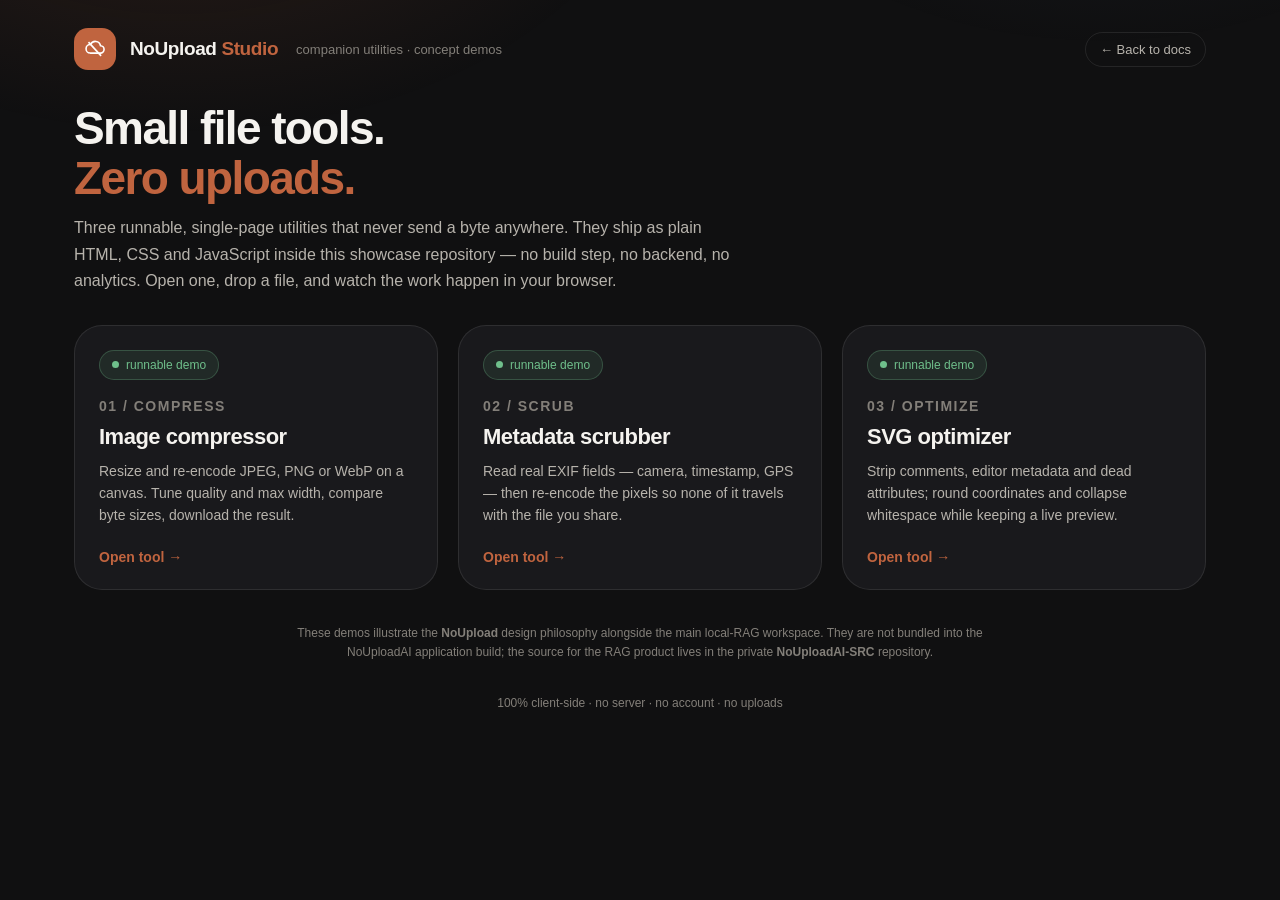
<file: studio/index.html>
<!doctype html>
<html lang="en">
<head>
  <meta charset="utf-8" />
  <meta name="viewport" content="width=device-width, initial-scale=1" />
  <title>NoUpload Studio — local companion utilities</title>
  <link rel="stylesheet" href="style.css" />
</head>
<body>
<div class="wrap">
  <header class="bar">
    <div class="mark"><svg viewBox="0 0 64 64" fill="none" stroke="white" stroke-width="4" stroke-linejoin="round"><path d="M20 42h25a9 9 0 0 0 .6-18A13 13 0 0 0 21 21a10.5 10.5 0 0 0-1 21Z"/><path d="M16 15 47 49"/></svg></div>
    <div class="brand">NoUpload <span>Studio</span></div>
    <div class="sub">companion utilities · concept demos</div>
    <a class="back" href="../README.md">← Back to docs</a>
  </header>

  <h1>Small file tools.<br /><em>Zero uploads.</em></h1>
  <p class="lede">Three runnable, single-page utilities that never send a byte anywhere. They ship as plain HTML, CSS and JavaScript inside this showcase repository — no build step, no backend, no analytics. Open one, drop a file, and watch the work happen in your browser.</p>

  <div class="grid" style="grid-template-columns:repeat(3,1fr)">
    <a class="card" href="compress.html" style="text-decoration:none;color:inherit">
      <div class="pill" style="margin-bottom:18px"><span class="dot"></span> runnable demo</div>
      <h2 style="margin-bottom:10px">01 / Compress</h2>
      <div style="font-size:22px;font-weight:700;letter-spacing:-.5px;margin-bottom:10px">Image compressor</div>
      <p style="color:var(--fg2);line-height:1.6;font-size:14px;margin:0">Resize and re-encode JPEG, PNG or WebP on a canvas. Tune quality and max width, compare byte sizes, download the result.</p>
      <div style="margin-top:22px;color:var(--accent);font-weight:650;font-size:14px">Open tool →</div>
    </a>
    <a class="card" href="scrub.html" style="text-decoration:none;color:inherit">
      <div class="pill" style="margin-bottom:18px"><span class="dot"></span> runnable demo</div>
      <h2 style="margin-bottom:10px">02 / Scrub</h2>
      <div style="font-size:22px;font-weight:700;letter-spacing:-.5px;margin-bottom:10px">Metadata scrubber</div>
      <p style="color:var(--fg2);line-height:1.6;font-size:14px;margin:0">Read real EXIF fields — camera, timestamp, GPS — then re-encode the pixels so none of it travels with the file you share.</p>
      <div style="margin-top:22px;color:var(--accent);font-weight:650;font-size:14px">Open tool →</div>
    </a>
    <a class="card" href="svg.html" style="text-decoration:none;color:inherit">
      <div class="pill" style="margin-bottom:18px"><span class="dot"></span> runnable demo</div>
      <h2 style="margin-bottom:10px">03 / Optimize</h2>
      <div style="font-size:22px;font-weight:700;letter-spacing:-.5px;margin-bottom:10px">SVG optimizer</div>
      <p style="color:var(--fg2);line-height:1.6;font-size:14px;margin:0">Strip comments, editor metadata and dead attributes; round coordinates and collapse whitespace while keeping a live preview.</p>
      <div style="margin-top:22px;color:var(--accent);font-weight:650;font-size:14px">Open tool →</div>
    </a>
  </div>

  <p class="note" style="text-align:center;max-width:720px;margin:34px auto 0">These demos illustrate the <b>NoUpload</b> design philosophy alongside the main local-RAG workspace. They are not bundled into the NoUploadAI application build; the source for the RAG product lives in the private <b>NoUploadAI-SRC</b> repository.</p>
  <footer>100% client-side · no server · no account · no uploads</footer>
</div>
</body>
</html>
</file>
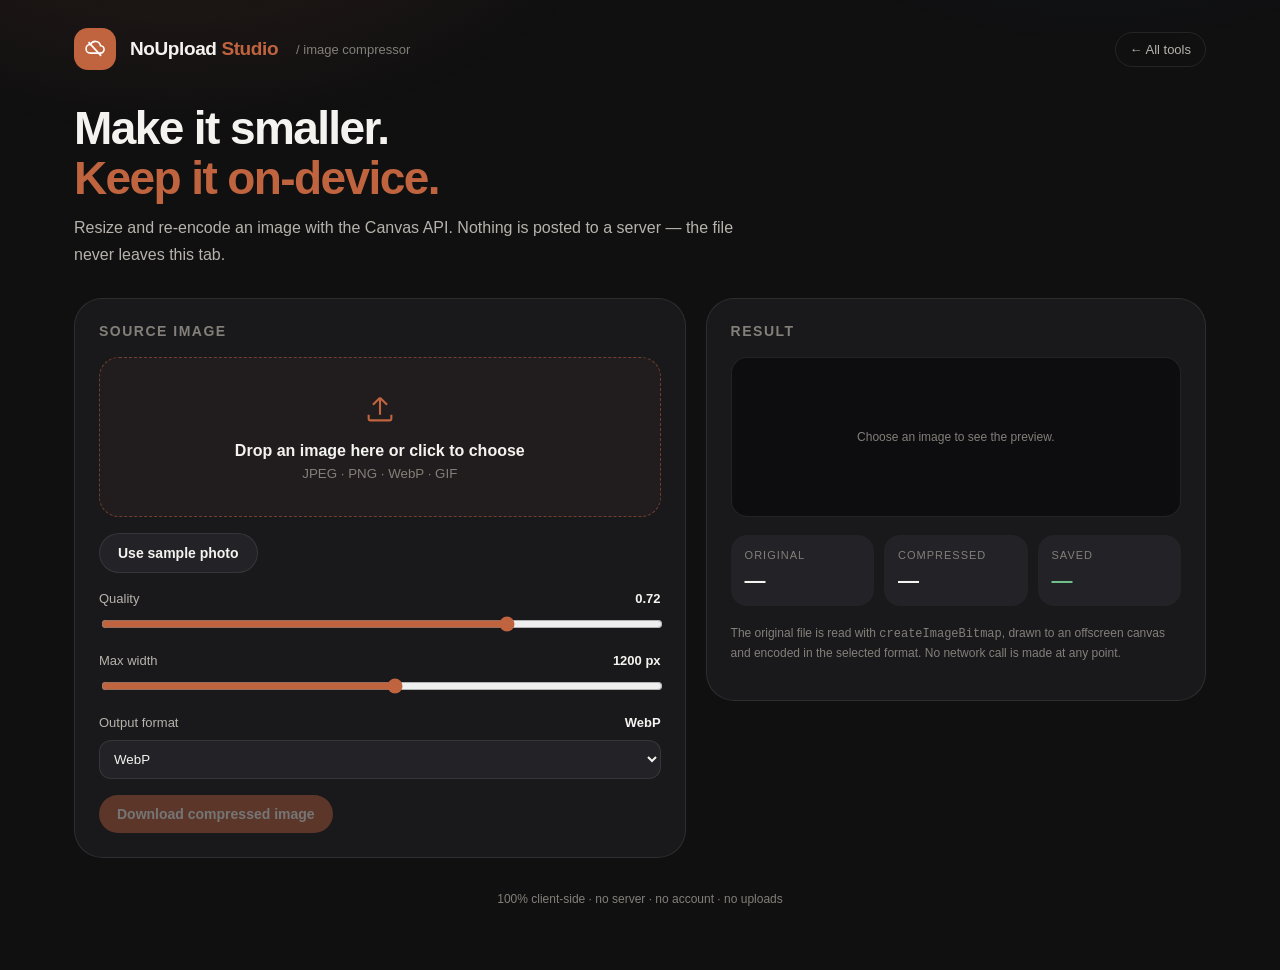
<file: studio/compress.html>
<!doctype html>
<html lang="en">
<head>
  <meta charset="utf-8" />
  <meta name="viewport" content="width=device-width, initial-scale=1" />
  <title>Compress — NoUpload Studio</title>
  <link rel="stylesheet" href="style.css" />
</head>
<body>
<div class="wrap">
  <header class="bar">
    <div class="mark"><svg viewBox="0 0 64 64" fill="none" stroke="white" stroke-width="4" stroke-linejoin="round"><path d="M20 42h25a9 9 0 0 0 .6-18A13 13 0 0 0 21 21a10.5 10.5 0 0 0-1 21Z"/><path d="M16 15 47 49"/></svg></div>
    <div class="brand">NoUpload <span>Studio</span></div>
    <div class="sub">/ image compressor</div>
    <a class="back" href="index.html">← All tools</a>
  </header>

  <h1>Make it smaller.<br /><em>Keep it on-device.</em></h1>
  <p class="lede">Resize and re-encode an image with the Canvas API. Nothing is posted to a server — the file never leaves this tab.</p>

  <div class="grid">
    <section class="card">
      <h2>Source image</h2>
      <div class="drop" id="drop" tabindex="0" role="button" aria-label="Choose or drop an image">
        <svg viewBox="0 0 24 24" fill="none" stroke="currentColor" stroke-width="1.5"><path d="M12 16V4m0 0L7 9m5-5 5 5"/><path d="M4 16v3a1 1 0 0 0 1 1h14a1 1 0 0 0 1-1v-3"/></svg>
        <p>Drop an image here or click to choose</p>
        <small>JPEG · PNG · WebP · GIF</small>
      </div>
      <input id="file" type="file" accept="image/*" hidden />
      <div class="row"><button class="ghost" id="sample">Use sample photo</button><span id="filename" class="note" style="margin:0"></span></div>

      <label class="field">Quality <b id="qval">0.72</b><input id="quality" type="range" min="0.1" max="0.95" step="0.01" value="0.72" /></label>
      <label class="field">Max width <b id="wval">1200 px</b><input id="width" type="range" min="320" max="2000" step="40" value="1200" /></label>
      <label class="field">Output format <b id="fmtval">WebP</b>
        <select id="format" style="width:100%;margin-top:10px;background:var(--surface2);color:var(--fg);border:1px solid var(--line);border-radius:12px;padding:10px">
          <option value="image/webp">WebP</option><option value="image/jpeg">JPEG</option><option value="image/png">PNG</option>
        </select>
      </label>
      <div class="row"><button id="download" disabled>Download compressed image</button></div>
    </section>

    <section class="card">
      <h2>Result</h2>
      <div class="preview" id="preview"><span class="note" style="margin:0;padding:24px">Choose an image to see the preview.</span></div>
      <div class="stats">
        <div class="stat"><span>Original</span><strong id="before">—</strong></div>
        <div class="stat"><span>Compressed</span><strong id="after">—</strong></div>
        <div class="stat"><span>Saved</span><strong id="saved" class="good">—</strong></div>
      </div>
      <p class="note">The original file is read with <code>createImageBitmap</code>, drawn to an offscreen canvas and encoded in the selected format. No network call is made at any point.</p>
    </section>
  </div>
  <footer>100% client-side · no server · no account · no uploads</footer>
</div>

<script>
const $ = id => document.getElementById(id);
let source = null, originalBytes = 0, lastBlob = null;
const kb = n => n < 1024 ? n + ' B' : (n / 1024).toFixed(n < 102400 ? 1 : 0) + ' KB';

async function load(file) {
  if (!file || !file.type.startsWith('image/')) return;
  source = await createImageBitmap(file);
  originalBytes = file.size;
  $('filename').textContent = file.name;
  $('before').textContent = kb(file.size);
  $('download').disabled = false;
  run();
}

$('drop').onclick = () => $('file').click();
$('drop').onkeydown = e => { if (e.key === 'Enter' || e.key === ' ') $('file').click(); };
$('file').onchange = e => load(e.target.files[0]);
$('drop').ondragover = e => { e.preventDefault(); $('drop').classList.add('over'); };
$('drop').ondragleave = () => $('drop').classList.remove('over');
$('drop').ondrop = e => { e.preventDefault(); $('drop').classList.remove('over'); load(e.dataTransfer.files[0]); };
$('sample').onclick = async () => {
  const blob = await (await fetch('sample-photo.jpg')).blob();
  load(new File([blob], 'sample-photo.jpg', { type: 'image/jpeg' }));
};

function run() {
  if (!source) return;
  const quality = +$('quality').value, maxW = +$('width').value, type = $('format').value;
  $('qval').textContent = quality.toFixed(2);
  $('wval').textContent = maxW + ' px';
  $('fmtval').textContent = type.split('/')[1].toUpperCase();
  const scale = Math.min(1, maxW / source.width);
  const w = Math.round(source.width * scale), h = Math.round(source.height * scale);
  const canvas = document.createElement('canvas');
  canvas.width = w; canvas.height = h;
  const ctx = canvas.getContext('2d');
  ctx.imageSmoothingQuality = 'high';
  ctx.drawImage(source, 0, 0, w, h);
  canvas.toBlob(blob => {
    lastBlob = blob;
    $('preview').innerHTML = '';
    const img = document.createElement('img');
    img.src = URL.createObjectURL(blob);
    $('preview').appendChild(img);
    $('after').textContent = kb(blob.size);
    const pct = Math.round((1 - blob.size / originalBytes) * 100);
    $('saved').textContent = (pct > 0 ? pct + '%' : pct + '%');
  }, type, quality);
}
['quality', 'width', 'format'].forEach(id => $(id).oninput = run);
$('download').onclick = () => {
  const ext = $('format').value.split('/')[1].replace('jpeg', 'jpg');
  const a = document.createElement('a');
  a.href = URL.createObjectURL(lastBlob);
  a.download = 'compressed.' + ext;
  a.click();
};
</script>
</body>
</html>
</file>
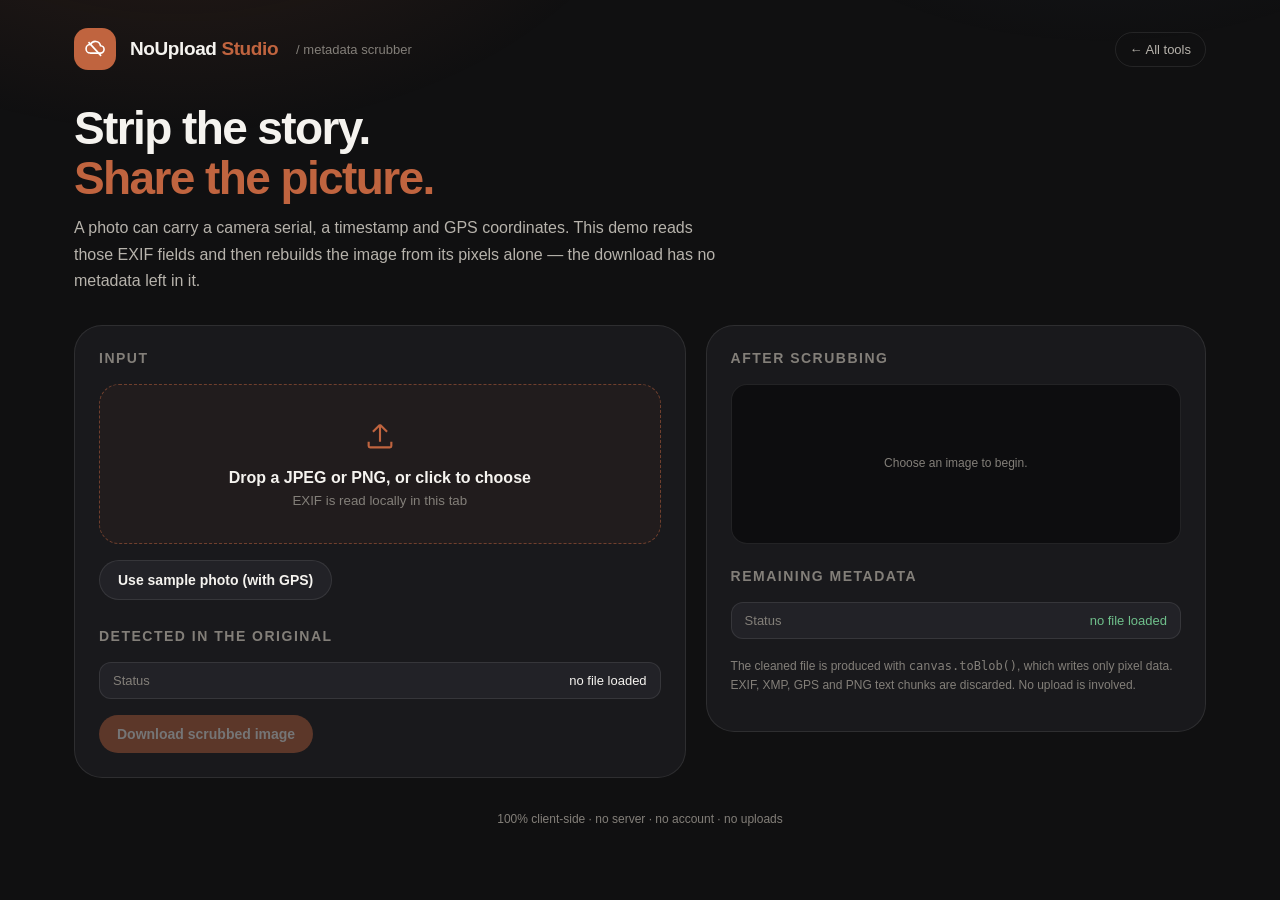
<file: studio/scrub.html>
<!doctype html>
<html lang="en">
<head>
  <meta charset="utf-8" />
  <meta name="viewport" content="width=device-width, initial-scale=1" />
  <title>Scrub — NoUpload Studio</title>
  <link rel="stylesheet" href="style.css" />
</head>
<body>
<div class="wrap">
  <header class="bar">
    <div class="mark"><svg viewBox="0 0 64 64" fill="none" stroke="white" stroke-width="4" stroke-linejoin="round"><path d="M20 42h25a9 9 0 0 0 .6-18A13 13 0 0 0 21 21a10.5 10.5 0 0 0-1 21Z"/><path d="M16 15 47 49"/></svg></div>
    <div class="brand">NoUpload <span>Studio</span></div>
    <div class="sub">/ metadata scrubber</div>
    <a class="back" href="index.html">← All tools</a>
  </header>

  <h1>Strip the story.<br /><em>Share the picture.</em></h1>
  <p class="lede">A photo can carry a camera serial, a timestamp and GPS coordinates. This demo reads those EXIF fields and then rebuilds the image from its pixels alone — the download has no metadata left in it.</p>

  <div class="grid">
    <section class="card">
      <h2>Input</h2>
      <div class="drop" id="drop" tabindex="0" role="button" aria-label="Choose or drop an image">
        <svg viewBox="0 0 24 24" fill="none" stroke="currentColor" stroke-width="1.5"><path d="M12 16V4m0 0L7 9m5-5 5 5"/><path d="M4 16v3a1 1 0 0 0 1 1h14a1 1 0 0 0 1-1v-3"/></svg>
        <p>Drop a JPEG or PNG, or click to choose</p>
        <small>EXIF is read locally in this tab</small>
      </div>
      <input id="file" type="file" accept="image/jpeg,image/png,image/webp" hidden />
      <div class="row"><button class="ghost" id="sample">Use sample photo (with GPS)</button></div>
      <h2 style="margin-top:28px">Detected in the original</h2>
      <ul class="tags risky" id="before"><li><span>Status</span><span>no file loaded</span></li></ul>
      <div class="row"><button id="download" disabled>Download scrubbed image</button></div>
    </section>

    <section class="card">
      <h2>After scrubbing</h2>
      <div class="preview" id="preview"><span class="note" style="margin:0;padding:24px">Choose an image to begin.</span></div>
      <h2 style="margin-top:24px">Remaining metadata</h2>
      <ul class="tags clean" id="after"><li><span>Status</span><span>no file loaded</span></li></ul>
      <p class="note">The cleaned file is produced with <code>canvas.toBlob()</code>, which writes only pixel data. EXIF, XMP, GPS and PNG text chunks are discarded. No upload is involved.</p>
    </section>
  </div>
  <footer>100% client-side · no server · no account · no uploads</footer>
</div>

<script>
const $ = id => document.getElementById(id);
let lastBlob = null;

const TAGS = { 0x010f:'Camera make', 0x0110:'Camera model', 0x0112:'Orientation', 0x0131:'Software', 0x0132:'Date & time', 0x9003:'Original capture time', 0xa433:'Lens make', 0xa434:'Lens model' };
const GPS_NAMES = { 1:'GPS lat ref', 2:'GPS latitude', 3:'GPS lon ref', 4:'GPS longitude' };

function entries(dv, base, ifdOffset) {
  const out = new Map();
  const le = dv.getUint16(base) === 0x4949;
  const n = dv.getUint16(base + ifdOffset, le);
  for (let i = 0; i < n; i++) {
    const p = base + ifdOffset + 2 + i * 12;
    const tag = dv.getUint16(p, le), type = dv.getUint16(p + 2, le), count = dv.getUint32(p + 4, le);
    let value = null;
    if (type === 2) {
      const start = count <= 4 ? p + 8 : base + dv.getUint32(p + 8, le);
      value = '';
      for (let j = 0; j < count; j++) { const c = dv.getUint8(start + j); if (!c) break; value += String.fromCharCode(c); }
    } else if (type === 5 || type === 10) {
      const start = base + dv.getUint32(p + 8, le);
      const parts = [];
      for (let j = 0; j < Math.min(count, 3); j++) {
        const num = type === 5 ? dv.getUint32(start + j * 8, le) : dv.getInt32(start + j * 8, le);
        const den = type === 5 ? dv.getUint32(start + j * 8 + 4, le) : dv.getInt32(start + j * 8 + 4, le);
        parts.push(den ? num / den : 0);
      }
      value = parts;
    } else if (count === 1) {
      value = type === 3 ? dv.getUint16(p + 8, le) : dv.getUint32(p + 8, le);
    }
    out.set(tag, { value, offset: type === 4 && count === 1 ? dv.getUint32(p + 8, le) : null });
  }
  return out;
}

function dms(parts, ref) {
  if (!Array.isArray(parts)) return String(parts ?? '');
  const [d, m = 0, s = 0] = parts;
  return `${d}° ${m}' ${s.toFixed(1)}" ${ref || ''}`.trim();
}

async function readMeta(file) {
  const buf = new DataView(await file.arrayBuffer());
  const found = [];
  if (buf.byteLength > 24 && buf.getUint32(0) === 0x89504e47) {
    let off = 8;
    while (off + 8 < buf.byteLength) {
      const len = buf.getUint32(off);
      const type = String.fromCharCode(...[0,1,2,3].map(i => buf.getUint8(off + 4 + i)));
      if (['tEXt','iTXt','zTXt'].includes(type)) found.push(['PNG ' + type, len + ' bytes']);
      off += 12 + len;
      if (len < 0 || off > buf.byteLength) break;
    }
    return found;
  }
  let off = 2;
  while (off + 4 < buf.byteLength) {
    if (buf.getUint16(off) !== 0xffe1) { off += 2; continue; }
    const len = buf.getUint16(off + 2);
    const sig = String.fromCharCode(...[0,1,2,3,4,5].map(i => buf.getUint8(off + 4 + i)));
    if (sig === 'Exif\u0000\u0000') {
      const base = off + 10;
      const ifd0 = entries(buf, base, buf.getUint32(base + 4, buf.getUint16(base) === 0x4949));
      for (const [tag, name] of Object.entries(TAGS)) {
        if (ifd0.has(+tag)) found.push([name, String(ifd0.get(+tag).value ?? '')]);
      }
      if (ifd0.has(0x8825)) {
        const gps = entries(buf, base, ifd0.get(0x8825).offset);
        found.push(['GPS latitude', dms(gps.get(2)?.value, gps.get(1)?.value)]);
        found.push(['GPS longitude', dms(gps.get(4)?.value, gps.get(3)?.value)]);
      }
      break;
    }
    off += 2 + len;
  }
  return found;
}

function render(list, el, empty) {
  el.innerHTML = '';
  if (!list.length) { el.innerHTML = `<li><span>${empty}</span><span>none</span></li>`; return; }
  for (const [k, v] of list) {
    const li = document.createElement('li');
    li.innerHTML = `<span>${k}</span><span></span>`;
    li.lastElementChild.textContent = v;
    el.appendChild(li);
  }
}

async function load(file, name) {
  if (!file) return;
  const meta = await readMeta(file);
  render(meta, $('before'), 'Metadata fields');
  const bitmap = await createImageBitmap(file);
  const canvas = document.createElement('canvas');
  canvas.width = bitmap.width; canvas.height = bitmap.height;
  canvas.getContext('2d').drawImage(bitmap, 0, 0);
  lastBlob = await new Promise(r => canvas.toBlob(r, file.type === 'image/png' ? 'image/png' : 'image/jpeg', .92));
  const clean = await readMeta(new File([lastBlob], 'clean', { type: lastBlob.type }));
  render(clean, $('after'), 'Metadata fields');
  $('preview').innerHTML = '';
  const img = document.createElement('img');
  img.src = URL.createObjectURL(lastBlob);
  $('preview').appendChild(img);
  $('download').disabled = false;
  $('download').dataset.name = name || file.name;
}
$('drop').onclick = () => $('file').click();
$('file').onchange = e => load(e.target.files[0]);
$('drop').ondragover = e => { e.preventDefault(); $('drop').classList.add('over'); };
$('drop').ondragleave = () => $('drop').classList.remove('over');
$('drop').ondrop = e => { e.preventDefault(); $('drop').classList.remove('over'); load(e.dataTransfer.files[0]); };
$('sample').onclick = async () => {
  const blob = await (await fetch('sample-photo.jpg')).blob();
  load(new File([blob], 'sample-photo.jpg', { type: 'image/jpeg' }), 'sample-photo.jpg');
};
$('download').onclick = () => {
  const a = document.createElement('a');
  a.href = URL.createObjectURL(lastBlob);
  a.download = 'scrubbed-' + ($('download').dataset.name || 'image.jpg');
  a.click();
};
</script>
</body>
</html>
</file>
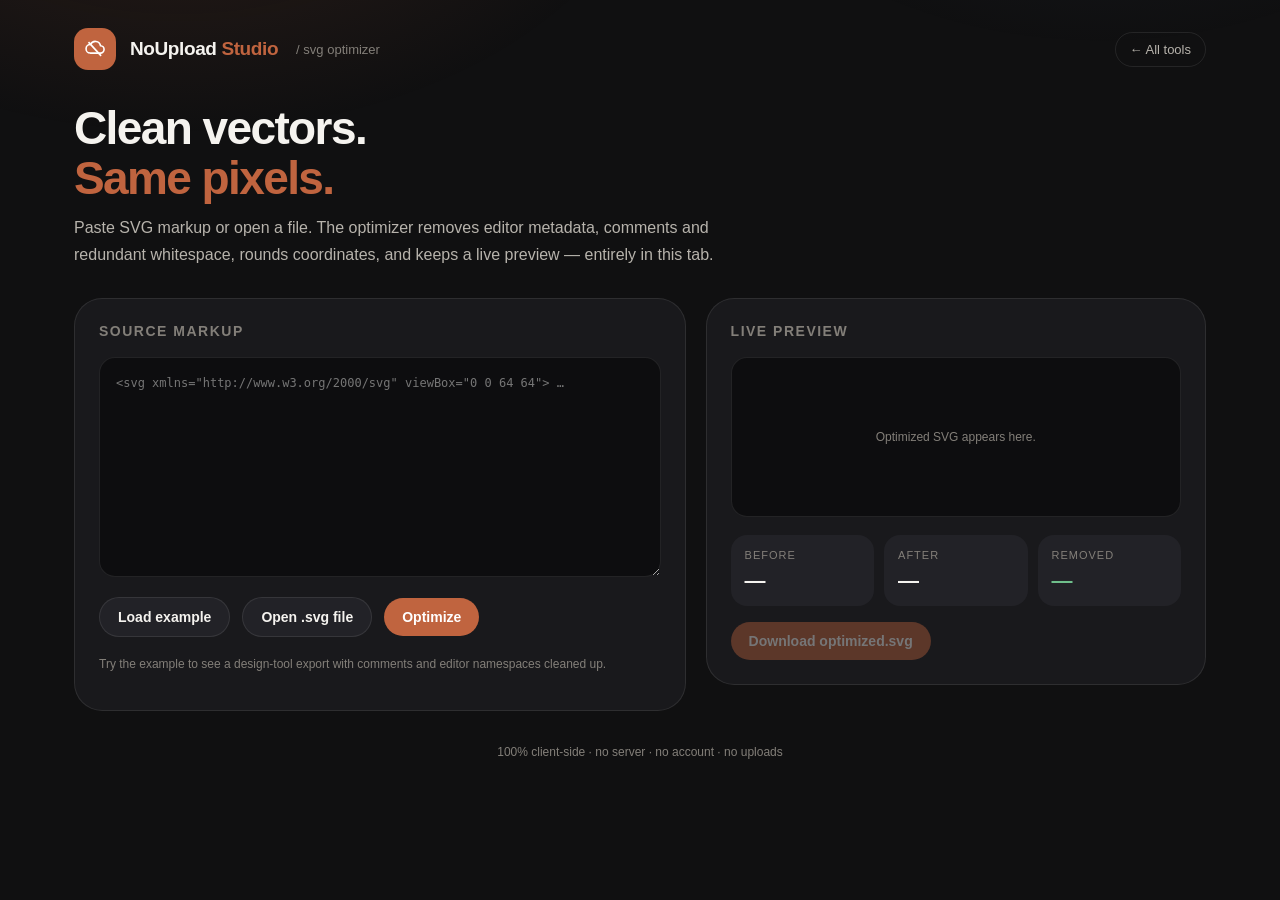
<file: studio/svg.html>
<!doctype html>
<html lang="en">
<head>
  <meta charset="utf-8" />
  <meta name="viewport" content="width=device-width, initial-scale=1" />
  <title>Optimize SVG — NoUpload Studio</title>
  <link rel="stylesheet" href="style.css" />
</head>
<body>
<div class="wrap">
  <header class="bar">
    <div class="mark"><svg viewBox="0 0 64 64" fill="none" stroke="white" stroke-width="4" stroke-linejoin="round"><path d="M20 42h25a9 9 0 0 0 .6-18A13 13 0 0 0 21 21a10.5 10.5 0 0 0-1 21Z"/><path d="M16 15 47 49"/></svg></div>
    <div class="brand">NoUpload <span>Studio</span></div>
    <div class="sub">/ svg optimizer</div>
    <a class="back" href="index.html">← All tools</a>
  </header>

  <h1>Clean vectors.<br /><em>Same pixels.</em></h1>
  <p class="lede">Paste SVG markup or open a file. The optimizer removes editor metadata, comments and redundant whitespace, rounds coordinates, and keeps a live preview — entirely in this tab.</p>

  <div class="grid">
    <section class="card">
      <h2>Source markup</h2>
      <textarea id="input" spellcheck="false" placeholder="<svg xmlns=&quot;http://www.w3.org/2000/svg&quot; viewBox=&quot;0 0 64 64&quot;> …"></textarea>
      <div class="row"><button class="ghost" id="sample">Load example</button><button class="ghost" id="filebtn">Open .svg file</button><button id="optimize">Optimize</button></div>
      <input id="file" type="file" accept=".svg,image/svg+xml" hidden />
      <p class="note">Try the example to see a design-tool export with comments and editor namespaces cleaned up.</p>
    </section>

    <section class="card">
      <h2>Live preview</h2>
      <div class="preview" id="preview"><span class="note" style="margin:0;padding:24px">Optimized SVG appears here.</span></div>
      <div class="stats">
        <div class="stat"><span>Before</span><strong id="before">—</strong></div>
        <div class="stat"><span>After</span><strong id="after">—</strong></div>
        <div class="stat"><span>Removed</span><strong id="saved" class="good">—</strong></div>
      </div>
      <div class="row"><button id="download" disabled>Download optimized.svg</button></div>
    </section>
  </div>
  <footer>100% client-side · no server · no account · no uploads</footer>
</div>

<script>
const $ = id => document.getElementById(id);
let output = '';
const example = `<?xml version="1.0" encoding="UTF-8"?>
<!-- Created with Vector Studio 4.2 -->
<svg xmlns="http://www.w3.org/2000/svg" xmlns:inkscape="http://www.inkscape.org/namespaces/inkscape" width="640.0000" height="320.0000" viewBox="0 0 640 320">
  <metadata> Designer: Ada · Exported 2026-09-14 </metadata>
  <title>Private by architecture</title>
  <rect x="0.000" y="0.000" width="640.000" height="320.000" rx="28.000" fill="#101011" />
  <g inkscape:label="Layer 1" opacity="1.000">
    <rect x="40.000" y="48.000" width="88.000" height="88.000" rx="24.000" fill="#c0643f" />
    <path d="M 60.000 112.000 H 108.000 A 12.000 12.000 0 0 0 108.000 88.000 A 18.000 18.000 0 0 0 74.000 84.000 A 12.000 12.000 0 0 0 60.000 112.000 Z" fill="none" stroke="#ffffff" stroke-width="4.000" />
    <text x="152.00" y="112.00" fill="#f5f3ef" font-family="sans-serif" font-size="44.00" font-weight="700">NoUploadAI</text>
    <text x="42.00" y="198.00" fill="#b7b3ac" font-family="sans-serif" font-size="20.00">Your documents never leave this tab.</text>
    <line x1="42.000" y1="220.000" x2="598.000" y2="220.000" stroke="#c0643f" stroke-width="2.000" />
  </g>
</svg>`;

function optimize(src) {
  let s = src.trim();
  s = s.replace(/<\?xml[\s\S]*?\?>/g, '');
  s = s.replace(/<!--[\s\S]*?-->/g, '');
  s = s.replace(/<metadata\b[^>]*>[\s\S]*?<\/metadata>/gi, '');
  s = s.replace(/\s+xmlns:(inkscape|sodipodi|sketch|adobe)="[^"]*"/gi, '');
  s = s.replace(/\s+(inkscape|sodipodi|sketch|adobe):[\w-]+="[^"]*"/gi, '');
  s = s.replace(/\s+id="[^"]*"/gi, '');
  s = s.replace(/>\s+</g, '><');
  s = s.replace(/\s{2,}/g, ' ');
  s = s.replace(/(-?\d+\.\d{3,})\b/g, (m, n) => String(Math.round(+n * 100) / 100));
  s = s.replace(/\s+0\.0+\b/g, ' 0');
  s = s.replace(/<(\w+)([^>]*?)\s*\/>/g, '<$1$2/>');
  return s + '\n';
}

function run() {
  const src = $('input').value;
  if (!src.trim()) return;
  output = optimize(src);
  $('before').textContent = src.length.toLocaleString() + ' ch';
  $('after').textContent = output.length.toLocaleString() + ' ch';
  const pct = Math.max(0, Math.round((1 - output.length / src.length) * 100));
  $('saved').textContent = pct + '%';
  $('preview').innerHTML = '';
  const holder = document.createElement('div');
  holder.style.width = '100%';
  holder.innerHTML = output;
  $('preview').appendChild(holder);
  $('download').disabled = false;
}
$('optimize').onclick = run;
$('sample').onclick = () => { $('input').value = example; run(); };
$('filebtn').onclick = () => $('file').click();
$('file').onchange = async e => { $('input').value = await e.target.files[0].text(); run(); };
$('download').onclick = () => {
  const a = document.createElement('a');
  a.href = URL.createObjectURL(new Blob([output], { type: 'image/svg+xml' }));
  a.download = 'optimized.svg';
  a.click();
};
</script>
</body>
</html>
</file>
<file: studio/style.css>
/* NoUpload Studio — shared styling for the local-only companion demos. */
:root {
  --bg: #101011;
  --surface: #19191c;
  --surface2: #222227;
  --line: rgba(255, 255, 255, .09);
  --fg: #f5f3ef;
  --fg2: #b7b3ac;
  --fg3: #837f79;
  --accent: #c0643f;
  --ok: #6fbf8b;
  --radius: 28px;
  font-family: Inter, -apple-system, BlinkMacSystemFont, "Segoe UI", sans-serif;
  color-scheme: dark;
}
* { box-sizing: border-box; }
body {
  margin: 0;
  min-height: 100vh;
  background: var(--bg);
  color: var(--fg);
  -webkit-font-smoothing: antialiased;
}
body::before {
  content: "";
  position: fixed;
  inset: -40% -10% auto -10%;
  height: 900px;
  background: radial-gradient(45% 50% at 20% 20%, rgba(192,100,63,.17), transparent 70%),
              radial-gradient(40% 50% at 80% 10%, rgba(83,110,150,.14), transparent 70%);
  pointer-events: none;
}
.wrap { position: relative; max-width: 1180px; margin: 0 auto; padding: 28px 24px 64px; }
header.bar { display: flex; align-items: center; gap: 14px; margin-bottom: 34px; }
.mark { width: 42px; height: 42px; border-radius: 14px; background: var(--accent); display: grid; place-items: center; flex: none; }
.mark svg { width: 26px; height: 26px; }
.brand { font-size: 19px; font-weight: 750; letter-spacing: -.4px; }
.brand span { color: var(--accent); }
.bar .sub { color: var(--fg3); font-size: 13px; margin-left: 4px; }
.back { margin-left: auto; color: var(--fg2); text-decoration: none; font-size: 13px; border: 1px solid var(--line); padding: 9px 14px; border-radius: 999px; }
.back:hover { color: var(--fg); border-color: rgba(255,255,255,.25); }
h1 { font-size: clamp(30px, 4vw, 46px); line-height: 1.08; letter-spacing: -1.6px; margin: 0 0 12px; }
h1 em { font-style: normal; color: var(--accent); }
.lede { color: var(--fg2); font-size: 16px; line-height: 1.65; max-width: 660px; margin: 0 0 30px; }
.grid { display: grid; grid-template-columns: minmax(0, 1.1fr) minmax(300px, .9fr); gap: 20px; align-items: start; }
.card { background: var(--surface); border: 1px solid var(--line); border-radius: var(--radius); padding: 24px; }
.card h2 { font-size: 14px; text-transform: uppercase; letter-spacing: 1.5px; color: var(--fg3); margin: 0 0 18px; font-weight: 650; }
.drop { border: 1.5px dashed rgba(192,100,63,.5); background: rgba(192,100,63,.05); border-radius: 20px; padding: 34px 20px; text-align: center; cursor: pointer; transition: .2s; }
.drop:hover, .drop.over { background: rgba(192,100,63,.12); border-color: var(--accent); }
.drop svg { width: 34px; height: 34px; color: var(--accent); }
.drop p { margin: 12px 0 4px; font-weight: 600; }
.drop small { color: var(--fg3); }
.row { display: flex; gap: 12px; flex-wrap: wrap; align-items: center; margin-top: 16px; }
button, .button {
  font: inherit; cursor: pointer; border: 0; border-radius: 999px; padding: 11px 18px;
  background: var(--accent); color: white; font-weight: 650; font-size: 14px;
}
button:disabled { opacity: .4; cursor: not-allowed; }
button.ghost { background: var(--surface2); color: var(--fg); border: 1px solid var(--line); }
label.field { display: block; margin: 18px 0 0; font-size: 13px; color: var(--fg2); }
label.field b { color: var(--fg); float: right; font-variant-numeric: tabular-nums; }
input[type=range] { width: 100%; accent-color: var(--accent); margin-top: 10px; }
textarea {
  width: 100%; min-height: 220px; resize: vertical; background: #0d0d0f; color: #d6efe0;
  border: 1px solid var(--line); border-radius: 16px; padding: 16px; font: 12px/1.6 ui-monospace, SFMono-Regular, Menlo, monospace;
}
.preview { margin-top: 18px; border-radius: 16px; overflow: hidden; border: 1px solid var(--line); background: #0d0d0f; min-height: 160px; display: grid; place-items: center; }
.preview img, .preview svg { max-width: 100%; max-height: 330px; display: block; }
.stats { display: grid; grid-template-columns: repeat(3, 1fr); gap: 10px; margin-top: 18px; }
.stat { background: var(--surface2); border-radius: 16px; padding: 14px; }
.stat span { display: block; color: var(--fg3); font-size: 11px; text-transform: uppercase; letter-spacing: 1px; }
.stat strong { display: block; margin-top: 7px; font-size: 21px; font-variant-numeric: tabular-nums; }
.stat strong.good { color: var(--ok); }
.tags { list-style: none; margin: 0; padding: 0; display: grid; gap: 8px; }
.tags li { display: flex; justify-content: space-between; gap: 12px; background: var(--surface2); border: 1px solid var(--line); border-radius: 12px; padding: 10px 13px; font-size: 13px; }
.tags li span:first-child { color: var(--fg3); }
.tags li.risky span:last-child { color: #e6a06f; word-break: break-word; }
.tags.clean li span:last-child { color: var(--ok); }
.note { color: var(--fg3); font-size: 12px; line-height: 1.6; margin-top: 18px; }
.pill { display: inline-flex; align-items: center; gap: 7px; font-size: 12px; color: var(--ok); background: rgba(111,191,139,.1); border: 1px solid rgba(111,191,139,.28); padding: 7px 12px; border-radius: 999px; }
.dot { width: 7px; height: 7px; border-radius: 50%; background: var(--ok); }
footer { margin-top: 34px; color: var(--fg3); font-size: 12px; text-align: center; }
@media (max-width: 860px) { .grid { grid-template-columns: 1fr; } }
</file>
